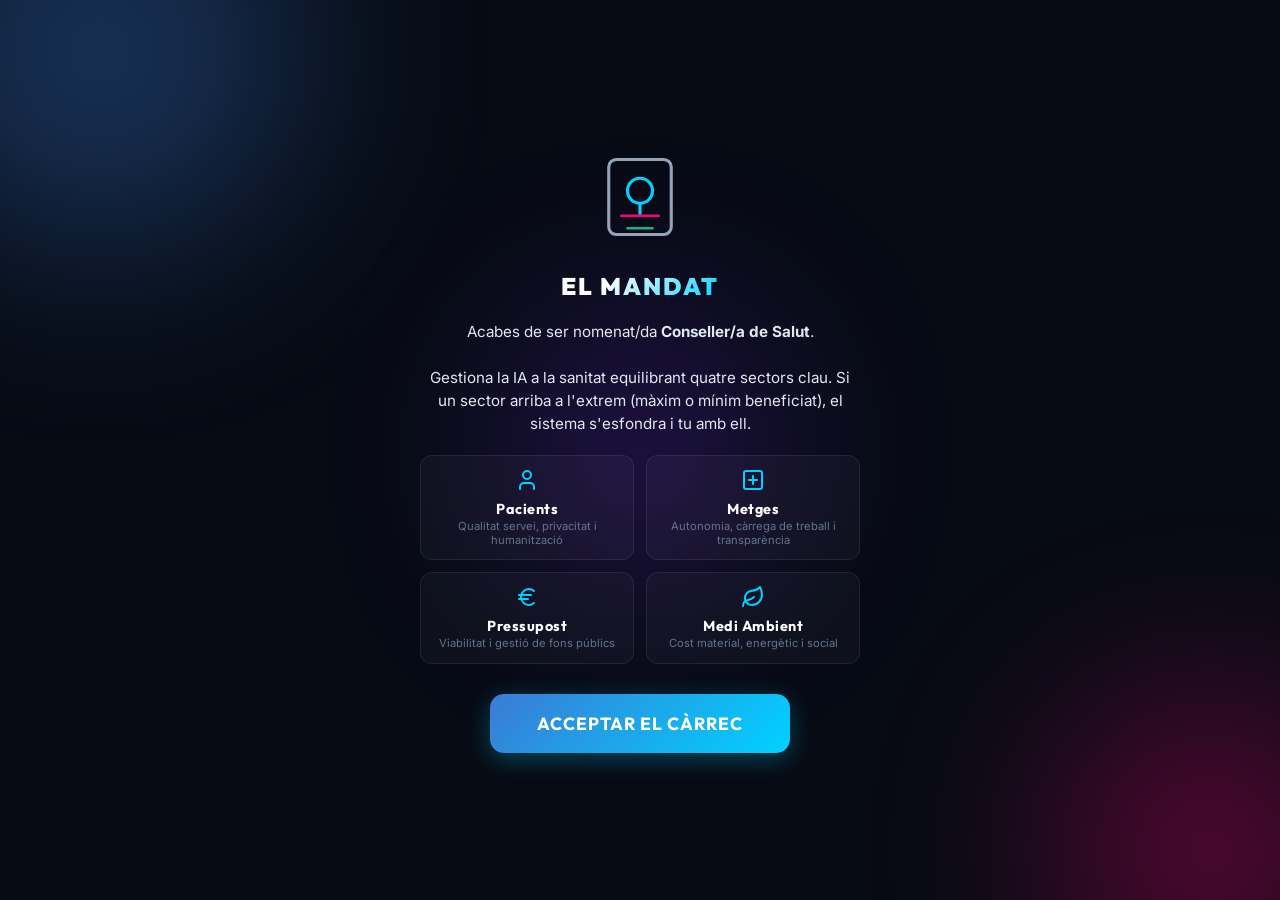
<file: dilema-conseller/index.html>
<!DOCTYPE html>
<html lang="ca">

<head>
    <meta charset="UTF-8">
    <meta name="viewport" content="width=device-width, initial-scale=1.0, maximum-scale=1.0, user-scalable=no">
    <title>El Mandat d'IA en Salut</title>
    <meta name="description"
        content="Joc interactiu sobre l'ètica d'implementar Intel·ligència Artificial a la sanitat pública.">
    <link
        href="https://fonts.googleapis.com/css2?family=Inter:wght@300;400;600;700&family=Outfit:wght@400;700;900&display=swap"
        rel="stylesheet">
    <link rel="stylesheet" href="styles.css?v=2">
</head>

<body>
    <div id="app">

        <!-- PANTALLA INTRO -->
        <div id="screen-intro" class="screen active">
            <div class="intro-content">
                <div class="intro-icon">
                    <svg viewBox="0 0 80 80" fill="none" stroke-width="2.5" stroke-linecap="round">
                        <rect x="15" y="10" width="50" height="60" rx="6" stroke="#94a3b8" />
                        <circle cx="40" cy="35" r="10" stroke="#00d2ff" />
                        <line x1="40" y1="45" x2="40" y2="55" stroke="#00d2ff" />
                        <path d="M25,55 L55,55" stroke="#ff0076" stroke-width="2" />
                        <path d="M30,65 L50,65" stroke="#10b981" stroke-width="2" />
                    </svg>
                </div>


                <h1>El Mandat</h1>
                <p class="intro-desc">
                    Acabes de ser nomenat/da <strong>Conseller/a de Salut</strong>.
                    <br><br>
                    Gestiona la IA a la sanitat equilibrant quatre sectors clau. Si un sector arriba a l'extrem (màxim o
                    mínim beneficiat), el sistema s'esfondra i tu amb ell.
                </p>
                <ul class="intro-forces-list">
                    <li>
                        <svg viewBox="0 0 24 24" fill="none" stroke="var(--primary)" stroke-width="2"
                            stroke-linecap="round" stroke-linejoin="round">
                            <path d="M19 21v-2a4 4 0 0 0-4-4H9a4 4 0 0 0-4 4v2" />
                            <circle cx="12" cy="7" r="4" />
                        </svg>
                        <div class="force-text">
                            <strong>Pacients</strong>
                            <span>Qualitat servei, privacitat i humanització</span>
                        </div>
                    </li>
                    <li>
                        <svg viewBox="0 0 24 24" fill="none" stroke="var(--primary)" stroke-width="2"
                            stroke-linecap="round" stroke-linejoin="round">
                            <rect x="3" y="3" width="18" height="18" rx="2" />
                            <path d="M12 8v8" />
                            <path d="M8 12h8" />
                        </svg>
                        <div class="force-text">
                            <strong>Metges</strong>
                            <span>Autonomia, càrrega de treball i transparència</span>
                        </div>
                    </li>
                    <li>
                        <svg viewBox="0 0 24 24" fill="none" stroke="var(--primary)" stroke-width="2"
                            stroke-linecap="round" stroke-linejoin="round">
                            <path d="M4 10h12" />
                            <path d="M4 14h9" />
                            <path d="M19 6a7.7 7.7 0 0 0-5.2-2A7.9 7.9 0 0 0 6 12c0 4.4 3.5 8 7.8 8 2 0 3.8-.8 5.2-2" />
                        </svg>
                        <div class="force-text">
                            <strong>Pressupost</strong>
                            <span>Viabilitat i gestió de fons públics</span>
                        </div>
                    </li>
                    <li>
                        <svg viewBox="0 0 24 24" fill="none" stroke="var(--primary)" stroke-width="2"
                            stroke-linecap="round" stroke-linejoin="round">
                            <path
                                d="M11 20A7 7 0 0 1 9.8 6.1C15.5 5 17 4.48 19 2c1 2 2 4.18 2 8 0 5.5-4.78 10-10 10Z" />
                            <path d="M2 21c0-3 1.85-5.36 5.08-6C9.5 14.52 12 13 13 12" />
                        </svg>
                        <div class="force-text">
                            <strong>Medi Ambient</strong>
                            <span>Cost material, energètic i social</span>
                        </div>
                    </li>
                </ul>

                <button id="btn-start" class="btn-start">Acceptar el Càrrec</button>
            </div>
        </div>

        <!-- PANTALLA JOC -->
        <div id="screen-game" class="screen hidden">
            <!-- Barres superiors -->
            <div class="bars-container">
                <div class="bar-item" id="bar-pacients">
                    <div class="bar-icon">
                        <!-- Pacients (persona) SVG -->
                        <svg xmlns="http://www.w3.org/2000/svg" width="22" height="22" viewBox="0 0 24 24" fill="none"
                            stroke="currentColor" stroke-width="2" stroke-linecap="round" stroke-linejoin="round">
                            <path d="M19 21v-2a4 4 0 0 0-4-4H9a4 4 0 0 0-4 4v2" />
                            <circle cx="12" cy="7" r="4" />
                        </svg>
                    </div>
                    <div class="bar-track">
                        <div class="bar-fill" id="fill-pacients"></div>
                    </div>
                    <span class="bar-label">Pacients</span>
                </div>
                <div class="bar-item" id="bar-metges">
                    <div class="bar-icon">
                        <!-- Metges (creu mèdica en un quadrat) SVG -->
                        <svg xmlns="http://www.w3.org/2000/svg" width="22" height="22" viewBox="0 0 24 24" fill="none"
                            stroke="currentColor" stroke-width="2" stroke-linecap="round" stroke-linejoin="round">
                            <rect x="3" y="3" width="18" height="18" rx="2" />
                            <path d="M12 8v8" />
                            <path d="M8 12h8" />
                        </svg>
                    </div>
                    <div class="bar-track">
                        <div class="bar-fill" id="fill-metges"></div>
                    </div>
                    <span class="bar-label">Metges</span>
                </div>
                <div class="bar-item" id="bar-pressupost">
                    <div class="bar-icon">
                        <!-- Pressupost (Euro) SVG -->
                        <svg xmlns="http://www.w3.org/2000/svg" width="22" height="22" viewBox="0 0 24 24" fill="none"
                            stroke="currentColor" stroke-width="2" stroke-linecap="round" stroke-linejoin="round">
                            <path d="M4 10h12" />
                            <path d="M4 14h9" />
                            <path d="M19 6a7.7 7.7 0 0 0-5.2-2A7.9 7.9 0 0 0 6 12c0 4.4 3.5 8 7.8 8 2 0 3.8-.8 5.2-2" />
                        </svg>
                    </div>
                    <div class="bar-track">
                        <div class="bar-fill" id="fill-pressupost"></div>
                    </div>
                    <span class="bar-label">Pressupost</span>
                </div>
                <div class="bar-item" id="bar-mediAmbient">
                    <div class="bar-icon">
                        <!-- Medi Ambient (fulla) SVG -->
                        <svg xmlns="http://www.w3.org/2000/svg" width="22" height="22" viewBox="0 0 24 24" fill="none"
                            stroke="currentColor" stroke-width="2" stroke-linecap="round" stroke-linejoin="round">
                            <path
                                d="M11 20A7 7 0 0 1 9.8 6.1C15.5 5 17 4.48 19 2c1 2 2 4.18 2 8 0 5.5-4.78 10-10 10Z" />
                            <path d="M2 21c0-3 1.85-5.36 5.08-6C9.5 14.52 12 13 13 12" />
                        </svg>
                    </div>
                    <div class="bar-track">
                        <div class="bar-fill" id="fill-mediAmbient"></div>
                    </div>
                    <span class="bar-label">Medi Ambient</span>
                </div>
            </div>

            <!-- Zona de la carta i controls -->
            <div class="game-area">
                <div class="turn-counter">Dia <span id="turn-num">1</span> de mandat</div>

                <div class="card" id="card">
                    <div class="card-character" id="card-character">Assessor</div>
                    <div class="card-text" id="card-text">Text de la carta...</div>
                </div>

                <!-- Botons d'acció directes -->
                <div class="action-buttons">
                    <button id="btn-swipe-left" class="action-btn left">
                        <span class="btn-arrow">
                            <svg xmlns="http://www.w3.org/2000/svg" width="28" height="28" viewBox="0 0 24 24"
                                fill="none" stroke="currentColor" stroke-width="2.5" stroke-linecap="round"
                                stroke-linejoin="round">
                                <path d="m15 18-6-6 6-6" />
                            </svg>
                        </span>
                        <span id="label-left" class="btn-label-text">Opció A</span>
                    </button>
                    <button id="btn-swipe-right" class="action-btn right">
                        <span class="btn-arrow">
                            <svg xmlns="http://www.w3.org/2000/svg" width="28" height="28" viewBox="0 0 24 24"
                                fill="none" stroke="currentColor" stroke-width="2.5" stroke-linecap="round"
                                stroke-linejoin="round">
                                <path d="m9 18 6-6-6-6" />
                            </svg>
                        </span>
                        <span id="label-right" class="btn-label-text">Opció B</span>
                    </button>
                </div>
            </div>

            <!-- Indicadors de preview amb petites icones svg replicades per feedback visual abstracte -->
            <div class="impact-preview" id="impact-preview">
                <div class="impact-dot" id="ip-pacients"><svg width="18" height="18" viewBox="0 0 24 24" fill="none"
                        stroke="currentColor" stroke-width="2" stroke-linecap="round" stroke-linejoin="round">
                        <path d="M19 21v-2a4 4 0 0 0-4-4H9a4 4 0 0 0-4 4v2" />
                        <circle cx="12" cy="7" r="4" />
                    </svg></div>
                <div class="impact-dot" id="ip-metges"><svg width="18" height="18" viewBox="0 0 24 24" fill="none"
                        stroke="currentColor" stroke-width="2" stroke-linecap="round" stroke-linejoin="round">
                        <rect x="3" y="3" width="18" height="18" rx="2" />
                        <path d="M12 8v8" />
                        <path d="M8 12h8" />
                    </svg></div>
                <div class="impact-dot" id="ip-pressupost"><svg width="18" height="18" viewBox="0 0 24 24" fill="none"
                        stroke="currentColor" stroke-width="2" stroke-linecap="round" stroke-linejoin="round">
                        <path d="M4 10h12" />
                        <path d="M4 14h9" />
                        <path d="M19 6a7.7 7.7 0 0 0-5.2-2A7.9 7.9 0 0 0 6 12c0 4.4 3.5 8 7.8 8 2 0 3.8-.8 5.2-2" />
                    </svg></div>
                <div class="impact-dot" id="ip-mediAmbient"><svg width="18" height="18" viewBox="0 0 24 24" fill="none"
                        stroke="currentColor" stroke-width="2" stroke-linecap="round" stroke-linejoin="round">
                        <path d="M11 20A7 7 0 0 1 9.8 6.1C15.5 5 17 4.48 19 2c1 2 2 4.18 2 8 0 5.5-4.78 10-10 10Z" />
                        <path d="M2 21c0-3 1.85-5.36 5.08-6C9.5 14.52 12 13 13 12" />
                    </svg></div>
            </div>
        </div>

        <!-- PANTALLA GAME OVER -->
        <div id="screen-end" class="screen hidden">
            <div class="end-content">
                <h2 class="end-title" id="end-title">Termini de les teves Funcions</h2>
                <div class="end-headline" id="end-headline">"Titular de premsa general de destitució"</div>
                <p class="end-reason" id="end-reason">Raó de la teva sortida...</p>

                <div class="end-stats">
                    <h3>Perfil ètic de la teva gestió</h3>
                    <div class="end-bars" id="end-bars"></div>
                </div>

                <a href="https://forms.gle/PLACEHOLDER" target="_blank" class="btn-survey" id="btn-survey">
                    <span style="display:flex;align-items:center;justify-content:center;gap:8px;">
                        <svg xmlns="http://www.w3.org/2000/svg" width="20" height="20" viewBox="0 0 24 24" fill="none"
                            stroke="currentColor" stroke-width="2" stroke-linecap="round" stroke-linejoin="round">
                            <path d="M15 2H6a2 2 0 0 0-2 2v16a2 2 0 0 0 2 2h12a2 2 0 0 0 2-2V7Z" />
                            <path d="M14 2v4a2 2 0 0 0 2 2h4" />
                            <path d="m9 15 2 2 4-4" />
                        </svg>
                        Formulari introductori sessió
                    </span>
                </a>
                <button class="btn-restart" onclick="location.reload()">Reintentar amb un nou govern</button>
            </div>
        </div>
    </div>

    <!-- Background animat -->
    <div class="bg-blobs">
        <div class="blob b1"></div>
        <div class="blob b2"></div>
        <div class="blob b3"></div>
    </div>

    <script src="data.js"></script>
    <script src="app.js"></script>
</body>

</html>
</file>
<file: dilema-conseller/styles.css>
:root {
    --bg: #070b14;
    --surface: rgba(15, 23, 42, 0.85);
    --border: rgba(255, 255, 255, 0.08);
    --primary: #00d2ff;
    --accent: #ff0076;
    --green: #10b981;
    --amber: #f59e0b;
    --red: #ef4444;
    --text: #e2e8f0;
    --muted: #64748b;
}

* {
    box-sizing: border-box;
    margin: 0;
    padding: 0;
}

html,
body {
    height: 100vh;
    min-height: -webkit-fill-available;
    overflow: hidden;
}

body {
    background: var(--bg);
    color: var(--text);
    font-family: 'Inter', system-ui, sans-serif;
    display: flex;
    justify-content: center;
    align-items: center;
}

#app {
    width: 100%;
    max-width: 500px;
    height: 100%;
    position: relative;
    overflow: hidden;
}

/* ===== Screens ===== */
.screen {
    position: absolute;
    inset: 0;
    display: flex;
    flex-direction: column;
    transition: opacity 0.4s ease;
}

.screen.hidden {
    display: none;
    opacity: 0;
}

.screen.active {
    opacity: 1;
}

/* ===== Background ===== */
.bg-blobs {
    position: fixed;
    inset: 0;
    z-index: -1;
    overflow: hidden;
}

.blob {
    position: absolute;
    border-radius: 50%;
    filter: blur(100px);
    opacity: 0.35;
    animation: drift 25s ease-in-out infinite alternate;
}

.b1 {
    width: 400px;
    height: 400px;
    background: #3a7bd5;
    top: -150px;
    left: -100px;
}

.b2 {
    width: 300px;
    height: 300px;
    background: var(--accent);
    bottom: -100px;
    right: -80px;
    animation-delay: -8s;
}

.b3 {
    width: 250px;
    height: 250px;
    background: #6d28d9;
    top: 50%;
    left: 50%;
    transform: translate(-50%, -50%);
    animation-delay: -15s;
}

@keyframes drift {
    to {
        transform: translate(40px, 30px) scale(1.15);
    }
}

/* ===== INTRO ===== */
.intro-content {
    flex: 1;
    display: flex;
    flex-direction: column;
    align-items: center;
    justify-content: center;
    padding: 30px 25px;
    text-align: center;
    overflow-y: auto;
}

.intro-icon svg {
    width: 100px;
    height: 100px;
    margin-bottom: 20px;
}

.intro-content h1 {
    font-family: 'Outfit', sans-serif;
    font-size: 1.5rem;
    font-weight: 900;
    background: linear-gradient(135deg, #fff 30%, var(--primary));
    -webkit-background-clip: text;
    -webkit-text-fill-color: transparent;
    margin-bottom: 20px;
    text-transform: uppercase;
    letter-spacing: 2px;
}

.intro-sub {
    font-size: 0.9rem;
    color: var(--muted);
    letter-spacing: 2px;
    text-transform: uppercase;
    margin-bottom: 30px;
}

.intro-desc {
    font-size: 0.95rem;
    line-height: 1.5;
    max-width: 420px;
    margin-bottom: 20px;
    color: var(--text);
}

.intro-forces-list {
    list-style: none;
    padding: 0;
    margin: 0 auto 30px auto;
    width: 100%;
    max-width: 440px;
    display: grid;
    grid-template-columns: repeat(2, 1fr);
    gap: 12px;
}

.intro-forces-list li {
    background: rgba(255, 255, 255, 0.03);
    border: 1px solid var(--border);
    padding: 12px 10px;
    border-radius: 12px;
    display: flex;
    flex-direction: column;
    align-items: center;
    text-align: center;
    transition: background 0.2s, transform 0.2s;
}

.intro-forces-list li:hover {
    background: rgba(255, 255, 255, 0.06);
    transform: translateY(-2px);
}

.intro-forces-list li svg {
    width: 24px;
    height: 24px;
    margin-bottom: 8px;
}

.force-text strong {
    font-family: 'Outfit', sans-serif;
    color: #fff;
    font-size: 0.9rem;
    display: block;
    margin-bottom: 2px;
    letter-spacing: 0.5px;
}

.force-text span {
    font-size: 0.7rem;
    color: var(--muted);
    line-height: 1.2;
    display: block;
}

.intro-controls {
    display: flex;
    flex-direction: column;
    gap: 10px;
    margin-bottom: 30px;
    font-size: 0.85rem;
    color: var(--muted);
}

.btn-start {
    background: linear-gradient(135deg, #3a7bd5, var(--primary));
    color: #fff;
    border: none;
    padding: 18px 40px;
    border-radius: 14px;
    font-family: 'Outfit', sans-serif;
    font-size: 1.1rem;
    font-weight: 700;
    cursor: pointer;
    text-transform: uppercase;
    letter-spacing: 1px;
    box-shadow: 0 6px 25px rgba(0, 210, 255, 0.3);
    transition: transform 0.2s, box-shadow 0.2s;
    width: 100%;
    max-width: 300px;
}

.btn-start:hover {
    transform: translateY(-3px);
    box-shadow: 0 10px 35px rgba(0, 210, 255, 0.4);
}

/* ===== GAME SCREEN ===== */

/* Bars */
.bars-container {
    display: flex;
    justify-content: space-around;
    padding: 15px 10px 10px;
    background: rgba(0, 0, 0, 0.4);
    backdrop-filter: blur(10px);
    border-bottom: 1px solid var(--border);
    flex-shrink: 0;
}

.bar-item {
    display: flex;
    flex-direction: column;
    align-items: center;
    width: 22%;
    transition: transform 0.3s;
}

.bar-item.shake {
    animation: barShake 0.5s ease;
}

@keyframes barShake {

    0%,
    100% {
        transform: translateX(0);
    }

    20% {
        transform: translateX(-4px);
    }

    40% {
        transform: translateX(4px);
    }

    60% {
        transform: translateX(-3px);
    }

    80% {
        transform: translateX(3px);
    }
}

.bar-icon {
    font-size: 1.4rem;
    margin-bottom: 5px;
}

.bar-track {
    width: 100%;
    height: 6px;
    background: rgba(255, 255, 255, 0.1);
    border-radius: 3px;
    overflow: hidden;
    margin-bottom: 4px;
}

.bar-fill {
    height: 100%;
    border-radius: 3px;
    transition: width 0.6s cubic-bezier(0.4, 0, 0.2, 1), background 0.4s;
    background: var(--green);
}

.bar-fill.warn {
    background: var(--amber);
}

.bar-fill.danger {
    background: var(--red);
}

.bar-label {
    font-size: 0.65rem;
    color: var(--muted);
    text-transform: uppercase;
    letter-spacing: 0.5px;
}

/* Game Area Layout */
.game-area {
    flex: 1;
    display: flex;
    flex-direction: column;
    align-items: center;
    justify-content: center;
    padding: 10px 20px;
    position: relative;
    overflow-y: auto;
}

.turn-counter {
    text-align: center;
    font-size: 0.8rem;
    color: var(--muted);
    letter-spacing: 2px;
    text-transform: uppercase;
    margin-bottom: 15px;
}

.card {
    width: 100%;
    max-width: 380px;
    background: var(--surface);
    border: 1px solid var(--border);
    border-radius: 20px;
    padding: 25px 25px;
    box-shadow: 0 10px 30px rgba(0, 0, 0, 0.3);
    position: relative;
    z-index: 2;
    margin-bottom: 20px;
}

.card-character {
    font-family: 'Outfit', sans-serif;
    font-size: 0.9rem;
    font-weight: 700;
    color: var(--primary);
    text-transform: uppercase;
    letter-spacing: 2px;
    margin-bottom: 15px;
    padding-bottom: 12px;
    border-bottom: 1px solid var(--border);
}

.card-text {
    font-size: 1.1rem;
    line-height: 1.6;
    color: var(--text);
    min-height: 110px;
}

/* Control Buttons (Flechas PC/Móvil) */
.action-buttons {
    display: flex;
    justify-content: space-between;
    gap: 15px;
    width: 100%;
    max-width: 380px;
    margin-bottom: 10px;
}

.action-btn {
    flex: 1;
    display: flex;
    flex-direction: column;
    align-items: center;
    justify-content: space-between;
    background: rgba(255, 255, 255, 0.05);
    border: 1px solid var(--border);
    border-radius: 14px;
    padding: 12px 10px;
    color: var(--text);
    font-family: 'Inter', sans-serif;
    font-size: 0.9rem;
    font-weight: 600;
    cursor: pointer;
    transition: all 0.2s ease;
    text-align: center;
    min-height: 80px;
    backdrop-filter: blur(5px);
}

.action-btn.left {
    border-bottom: 3px solid var(--red);
}

.action-btn.right {
    border-bottom: 3px solid var(--green);
}

.action-btn:hover,
.action-btn:active {
    transform: translateY(-2px);
    box-shadow: 0 5px 15px rgba(0, 0, 0, 0.2);
}

.action-btn.left:hover,
.action-btn.left:active {
    background: rgba(239, 68, 68, 0.15);
    border-color: var(--red);
}

.action-btn.right:hover,
.action-btn.right:active {
    background: rgba(16, 185, 129, 0.15);
    border-color: var(--green);
}

.btn-arrow {
    display: block;
    font-size: 1.6rem;
    line-height: 1;
    margin-bottom: 8px;
    color: var(--muted);
    transition: color 0.2s;
}

.action-btn.left:hover .btn-arrow {
    color: var(--red);
}

.action-btn.right:hover .btn-arrow {
    color: var(--green);
}

/* Impact preview dots */
.impact-preview {
    display: flex;
    justify-content: center;
    gap: 25px;
    padding: 10px 0 20px;
    min-height: 50px;
    flex-shrink: 0;
}

.impact-dot {
    font-size: 1.3rem;
    opacity: 0.3;
    transition: all 0.25s cubic-bezier(0.4, 0, 0.2, 1);
    color: var(--muted);
}

.impact-dot.up {
    opacity: 1;
    transform: scale(1.5);
    color: var(--green);
    filter: drop-shadow(0 0 12px rgba(16, 185, 129, 0.8));
}

.impact-dot.down {
    opacity: 1;
    transform: scale(1.5);
    color: var(--red);
    filter: drop-shadow(0 0 12px rgba(239, 68, 68, 0.8));
}

/* ===== END SCREEN ===== */
.end-content {
    flex: 1;
    overflow-y: auto;
    padding: 30px 25px;
    text-align: center;
}

.end-title {
    font-family: 'Outfit', sans-serif;
    font-size: 2.2rem;
    color: #fff;
    margin-bottom: 20px;
}

.end-headline {
    background: #fff;
    color: #000;
    font-family: 'Outfit', sans-serif;
    font-size: 1.4rem;
    font-weight: 900;
    text-transform: uppercase;
    padding: 20px 15px;
    border-radius: 12px;
    transform: rotate(-1deg);
    box-shadow: 0 12px 30px rgba(0, 0, 0, 0.4);
    margin-bottom: 20px;
    line-height: 1.3;
}

.end-reason {
    font-size: 1rem;
    color: var(--muted);
    line-height: 1.5;
    max-width: 400px;
    margin: 0 auto 30px;
}

.end-stats {
    margin-bottom: 30px;
    text-align: left;
}

.end-stats h3 {
    font-size: 0.85rem;
    color: var(--muted);
    text-transform: uppercase;
    letter-spacing: 1px;
    margin-bottom: 15px;
    text-align: center;
}

.end-bar-row {
    margin-bottom: 12px;
}

.end-bar-header {
    display: flex;
    justify-content: space-between;
    font-size: 0.85rem;
    margin-bottom: 4px;
}

.end-bar-track {
    height: 8px;
    background: rgba(255, 255, 255, 0.08);
    border-radius: 4px;
    overflow: hidden;
}

.end-bar-fill {
    height: 100%;
    border-radius: 4px;
    transition: width 1s cubic-bezier(0.4, 0, 0.2, 1);
}

.end-decisions {
    margin-bottom: 30px;
    text-align: left;
}

.end-decisions h3 {
    font-size: 0.85rem;
    color: var(--muted);
    text-transform: uppercase;
    letter-spacing: 1px;
    margin-bottom: 12px;
    text-align: center;
}

.end-decisions ul {
    list-style: none;
    padding: 0;
}

.end-decisions li {
    background: rgba(255, 255, 255, 0.04);
    border: 1px solid var(--border);
    border-radius: 10px;
    padding: 12px 15px;
    margin-bottom: 8px;
    font-size: 0.85rem;
    line-height: 1.4;
    color: var(--text);
}

.end-decisions li .dir {
    font-weight: 700;
    margin-right: 4px;
}

.end-decisions li .dir.left {
    color: var(--red);
}

.end-decisions li .dir.right {
    color: var(--green);
}

.btn-survey {
    display: block;
    background: linear-gradient(135deg, var(--accent), #ff4da6);
    color: #fff;
    text-decoration: none;
    padding: 16px 20px;
    border-radius: 14px;
    font-family: 'Outfit', sans-serif;
    font-size: 1rem;
    font-weight: 700;
    text-transform: uppercase;
    letter-spacing: 1px;
    margin-bottom: 15px;
    box-shadow: 0 6px 20px rgba(255, 0, 118, 0.3);
    transition: transform 0.2s;
}

.btn-survey:hover {
    transform: translateY(-2px);
}

.btn-restart {
    display: block;
    margin: 0 auto;
    background: transparent;
    color: var(--muted);
    border: 1px solid var(--border);
    padding: 14px 35px;
    border-radius: 12px;
    font-family: 'Outfit', sans-serif;
    font-size: 0.95rem;
    cursor: pointer;
    transition: background 0.2s;
}

.btn-restart:hover {
    background: rgba(255, 255, 255, 0.05);
}

/* ===== Animations ===== */
@keyframes fadeIn {
    from {
        opacity: 0;
        transform: translateY(15px);
    }

    to {
        opacity: 1;
        transform: translateY(0);
    }
}

.card {
    animation: fadeIn 0.35s ease forwards;
}

@media (max-width: 380px) {
    .btn-start {
        padding: 15px 20px;
        width: 100%;
        font-size: 1rem;
    }

    .action-btn {
        font-size: 0.8rem;
        padding: 10px 5px;
        min-height: 70px;
    }
}
</file>
